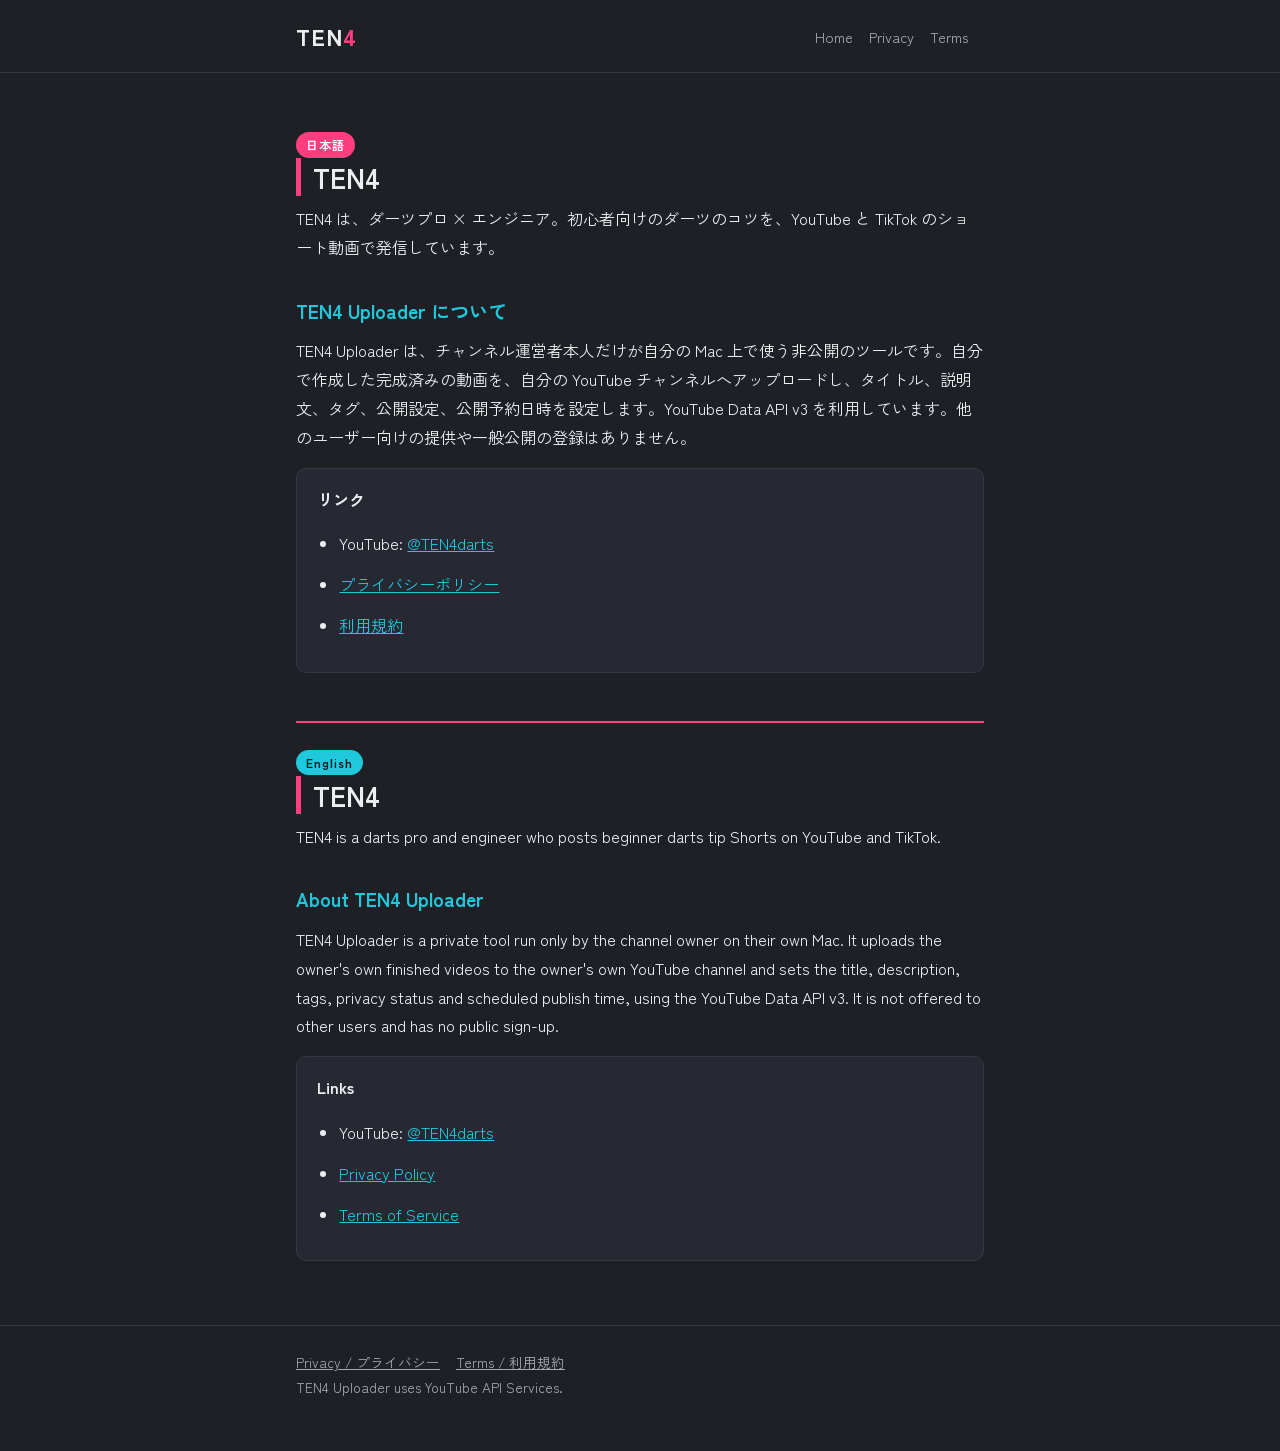
<file: index.html>
<!doctype html>
<html lang="ja">
<head>
<meta charset="utf-8">
<meta name="viewport" content="width=device-width, initial-scale=1">
<title>TEN4 | ダーツ × エンジニア</title>
<meta name="description" content="TEN4 is a darts pro and engineer posting beginner darts tip Shorts. TEN4 Uploader is a private upload tool for the owner's own channel.">
<link rel="preconnect" href="https://fonts.googleapis.com">
<link rel="preconnect" href="https://fonts.gstatic.com" crossorigin>
<link href="https://fonts.googleapis.com/css2?family=Zen+Kaku+Gothic+New:wght@400;700;900&display=swap" rel="stylesheet">
<link rel="stylesheet" href="style.css">
</head>
<body>
<header class="site"><div class="wrap">
  <a class="brand" href="index.html">TEN<span>4</span></a>
  <nav><a href="index.html">Home</a><a href="privacy.html">Privacy</a><a href="terms.html">Terms</a></nav>
</div></header>
<main><div class="wrap">

<section class="lang" lang="ja">
  <span class="tag">日本語</span>
  <h1>TEN4</h1>
  <p>TEN4 は、ダーツプロ × エンジニア。初心者向けのダーツのコツを、YouTube と TikTok のショート動画で発信しています。</p>

  <h2>TEN4 Uploader について</h2>
  <p>TEN4 Uploader は、チャンネル運営者本人だけが自分の Mac 上で使う非公開のツールです。自分で作成した完成済みの動画を、自分の YouTube チャンネルへアップロードし、タイトル、説明文、タグ、公開設定、公開予約日時を設定します。YouTube Data API v3 を利用しています。他のユーザー向けの提供や一般公開の登録はありません。</p>

  <div class="card">
    <p><strong>リンク</strong></p>
    <ul>
      <li>YouTube: <a href="https://www.youtube.com/@TEN4darts">@TEN4darts</a></li>
      <li><a href="privacy.html">プライバシーポリシー</a></li>
      <li><a href="terms.html">利用規約</a></li>
    </ul>
  </div>
</section>

<section class="lang en" lang="en">
  <span class="tag cyan">English</span>
  <h1>TEN4</h1>
  <p>TEN4 is a darts pro and engineer who posts beginner darts tip Shorts on YouTube and TikTok.</p>

  <h2>About TEN4 Uploader</h2>
  <p>TEN4 Uploader is a private tool run only by the channel owner on their own Mac. It uploads the owner's own finished videos to the owner's own YouTube channel and sets the title, description, tags, privacy status and scheduled publish time, using the YouTube Data API v3. It is not offered to other users and has no public sign-up.</p>

  <div class="card">
    <p><strong>Links</strong></p>
    <ul>
      <li>YouTube: <a href="https://www.youtube.com/@TEN4darts">@TEN4darts</a></li>
      <li><a href="privacy.html">Privacy Policy</a></li>
      <li><a href="terms.html">Terms of Service</a></li>
    </ul>
  </div>
</section>

</div></main>
<footer><div class="wrap">
  <a href="privacy.html">Privacy / プライバシー</a><a href="terms.html">Terms / 利用規約</a>
  <p>TEN4 Uploader uses YouTube API Services.</p>
</div></footer>
</body>
</html>
</file>
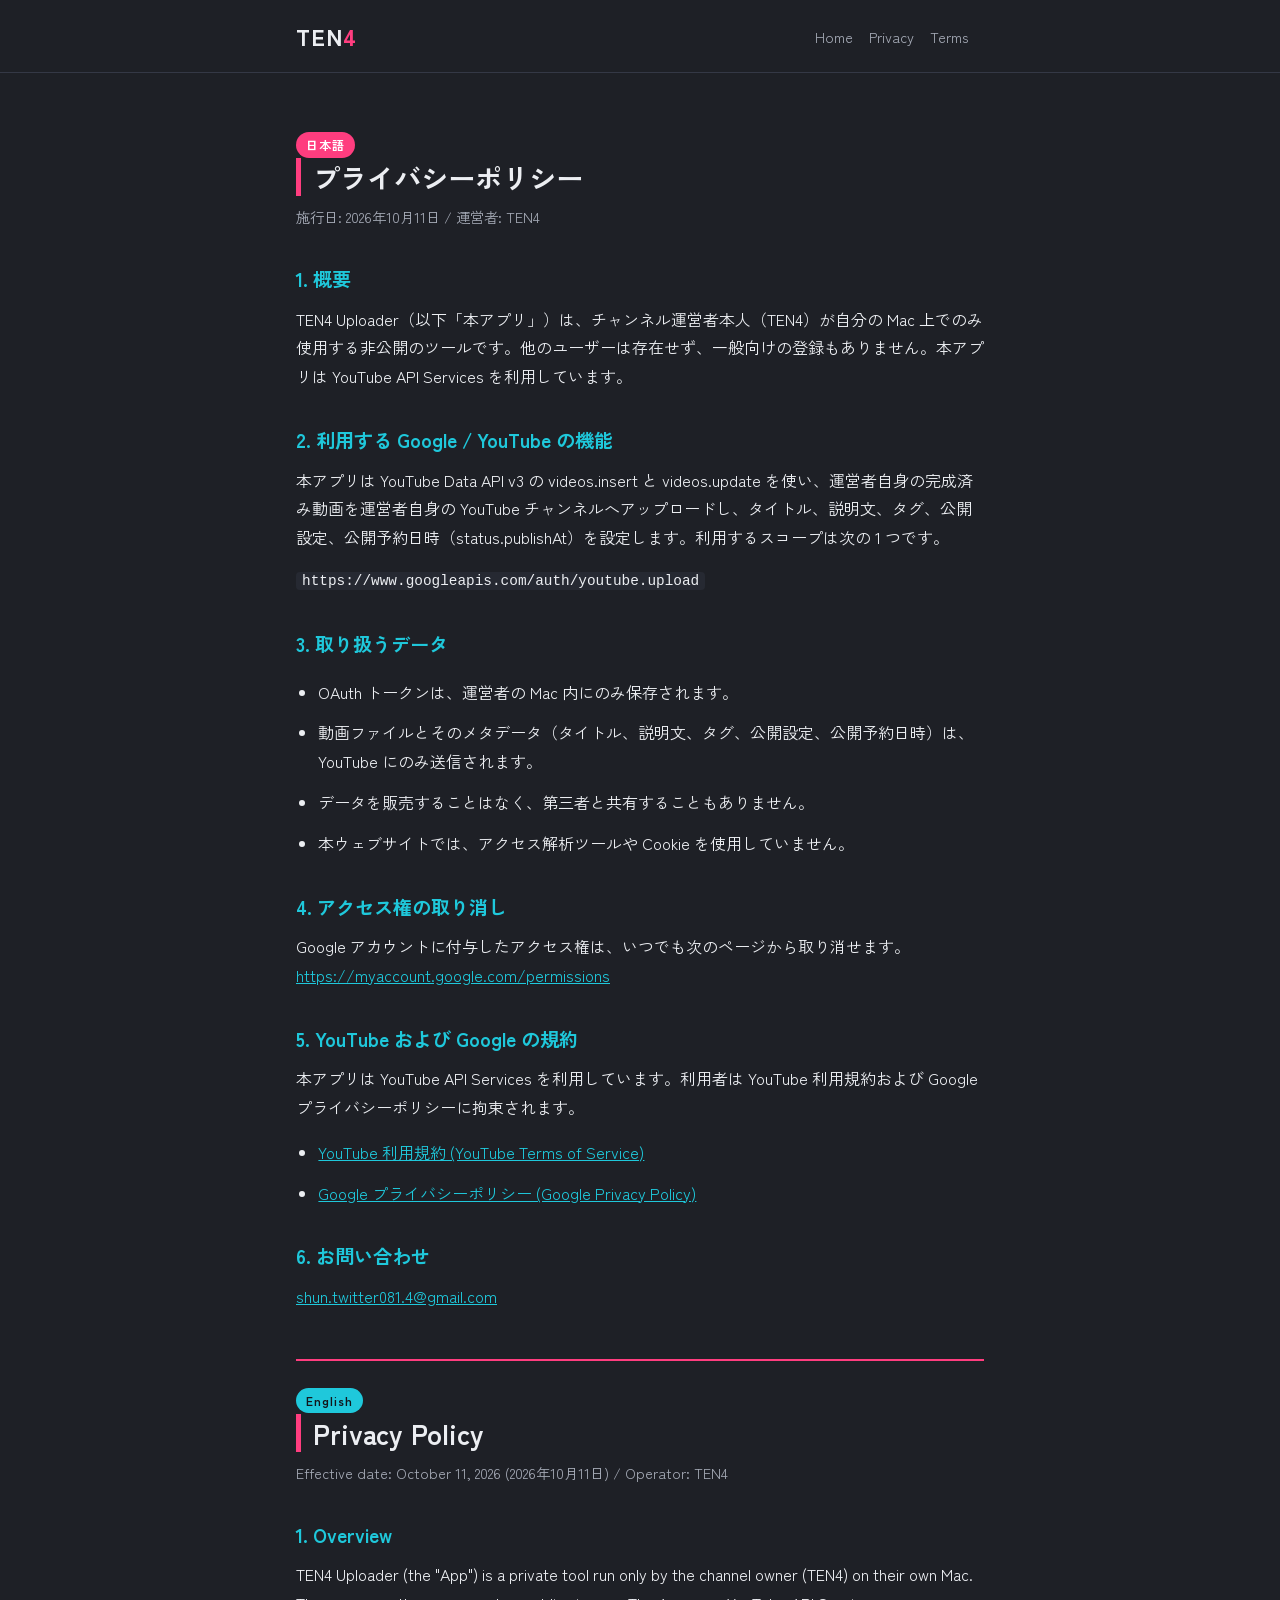
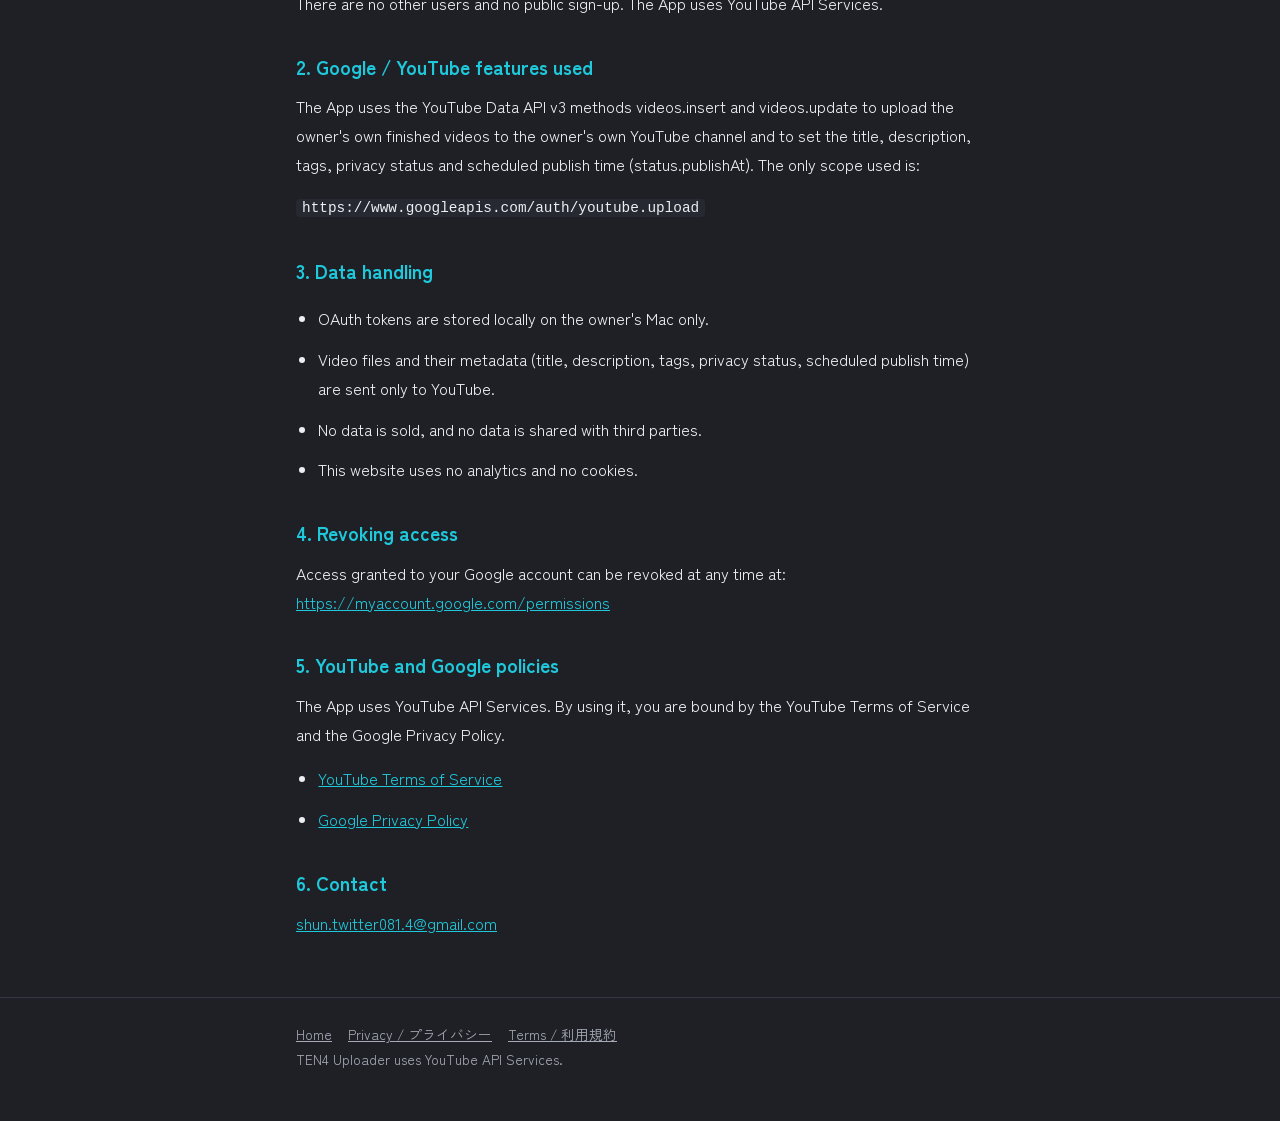
<file: privacy.html>
<!doctype html>
<html lang="ja">
<head>
<meta charset="utf-8">
<meta name="viewport" content="width=device-width, initial-scale=1">
<title>プライバシーポリシー / Privacy Policy | TEN4</title>
<meta name="description" content="Privacy Policy for TEN4 Uploader, a private YouTube upload tool.">
<link rel="preconnect" href="https://fonts.googleapis.com">
<link rel="preconnect" href="https://fonts.gstatic.com" crossorigin>
<link href="https://fonts.googleapis.com/css2?family=Zen+Kaku+Gothic+New:wght@400;700;900&display=swap" rel="stylesheet">
<link rel="stylesheet" href="style.css">
</head>
<body>
<header class="site"><div class="wrap">
  <a class="brand" href="index.html">TEN<span>4</span></a>
  <nav><a href="index.html">Home</a><a href="privacy.html">Privacy</a><a href="terms.html">Terms</a></nav>
</div></header>
<main><div class="wrap">

<section class="lang" lang="ja">
  <span class="tag">日本語</span>
  <h1>プライバシーポリシー</h1>
  <p class="meta">施行日: 2026年10月11日 / 運営者: TEN4</p>

  <h2>1. 概要</h2>
  <p>TEN4 Uploader（以下「本アプリ」）は、チャンネル運営者本人（TEN4）が自分の Mac 上でのみ使用する非公開のツールです。他のユーザーは存在せず、一般向けの登録もありません。本アプリは YouTube API Services を利用しています。</p>

  <h2>2. 利用する Google / YouTube の機能</h2>
  <p>本アプリは YouTube Data API v3 の videos.insert と videos.update を使い、運営者自身の完成済み動画を運営者自身の YouTube チャンネルへアップロードし、タイトル、説明文、タグ、公開設定、公開予約日時（status.publishAt）を設定します。利用するスコープは次の 1 つです。</p>
  <p><code>https://www.googleapis.com/auth/youtube.upload</code></p>

  <h2>3. 取り扱うデータ</h2>
  <ul>
    <li>OAuth トークンは、運営者の Mac 内にのみ保存されます。</li>
    <li>動画ファイルとそのメタデータ（タイトル、説明文、タグ、公開設定、公開予約日時）は、YouTube にのみ送信されます。</li>
    <li>データを販売することはなく、第三者と共有することもありません。</li>
    <li>本ウェブサイトでは、アクセス解析ツールや Cookie を使用していません。</li>
  </ul>

  <h2>4. アクセス権の取り消し</h2>
  <p>Google アカウントに付与したアクセス権は、いつでも次のページから取り消せます。<br><a href="https://myaccount.google.com/permissions">https://myaccount.google.com/permissions</a></p>

  <h2>5. YouTube および Google の規約</h2>
  <p>本アプリは YouTube API Services を利用しています。利用者は YouTube 利用規約および Google プライバシーポリシーに拘束されます。</p>
  <ul>
    <li><a href="https://www.youtube.com/t/terms">YouTube 利用規約 (YouTube Terms of Service)</a></li>
    <li><a href="https://policies.google.com/privacy">Google プライバシーポリシー (Google Privacy Policy)</a></li>
  </ul>

  <h2>6. お問い合わせ</h2>
  <p><a href="mailto:shun.twitter081.4@gmail.com">shun.twitter081.4@gmail.com</a></p>
</section>

<section class="lang en" lang="en">
  <span class="tag cyan">English</span>
  <h1>Privacy Policy</h1>
  <p class="meta">Effective date: October 11, 2026 (2026年10月11日) / Operator: TEN4</p>

  <h2>1. Overview</h2>
  <p>TEN4 Uploader (the "App") is a private tool run only by the channel owner (TEN4) on their own Mac. There are no other users and no public sign-up. The App uses YouTube API Services.</p>

  <h2>2. Google / YouTube features used</h2>
  <p>The App uses the YouTube Data API v3 methods videos.insert and videos.update to upload the owner's own finished videos to the owner's own YouTube channel and to set the title, description, tags, privacy status and scheduled publish time (status.publishAt). The only scope used is:</p>
  <p><code>https://www.googleapis.com/auth/youtube.upload</code></p>

  <h2>3. Data handling</h2>
  <ul>
    <li>OAuth tokens are stored locally on the owner's Mac only.</li>
    <li>Video files and their metadata (title, description, tags, privacy status, scheduled publish time) are sent only to YouTube.</li>
    <li>No data is sold, and no data is shared with third parties.</li>
    <li>This website uses no analytics and no cookies.</li>
  </ul>

  <h2>4. Revoking access</h2>
  <p>Access granted to your Google account can be revoked at any time at:<br><a href="https://myaccount.google.com/permissions">https://myaccount.google.com/permissions</a></p>

  <h2>5. YouTube and Google policies</h2>
  <p>The App uses YouTube API Services. By using it, you are bound by the YouTube Terms of Service and the Google Privacy Policy.</p>
  <ul>
    <li><a href="https://www.youtube.com/t/terms">YouTube Terms of Service</a></li>
    <li><a href="https://policies.google.com/privacy">Google Privacy Policy</a></li>
  </ul>

  <h2>6. Contact</h2>
  <p><a href="mailto:shun.twitter081.4@gmail.com">shun.twitter081.4@gmail.com</a></p>
</section>

</div></main>
<footer><div class="wrap">
  <a href="index.html">Home</a><a href="privacy.html">Privacy / プライバシー</a><a href="terms.html">Terms / 利用規約</a>
  <p>TEN4 Uploader uses YouTube API Services.</p>
</div></footer>
</body>
</html>
</file>
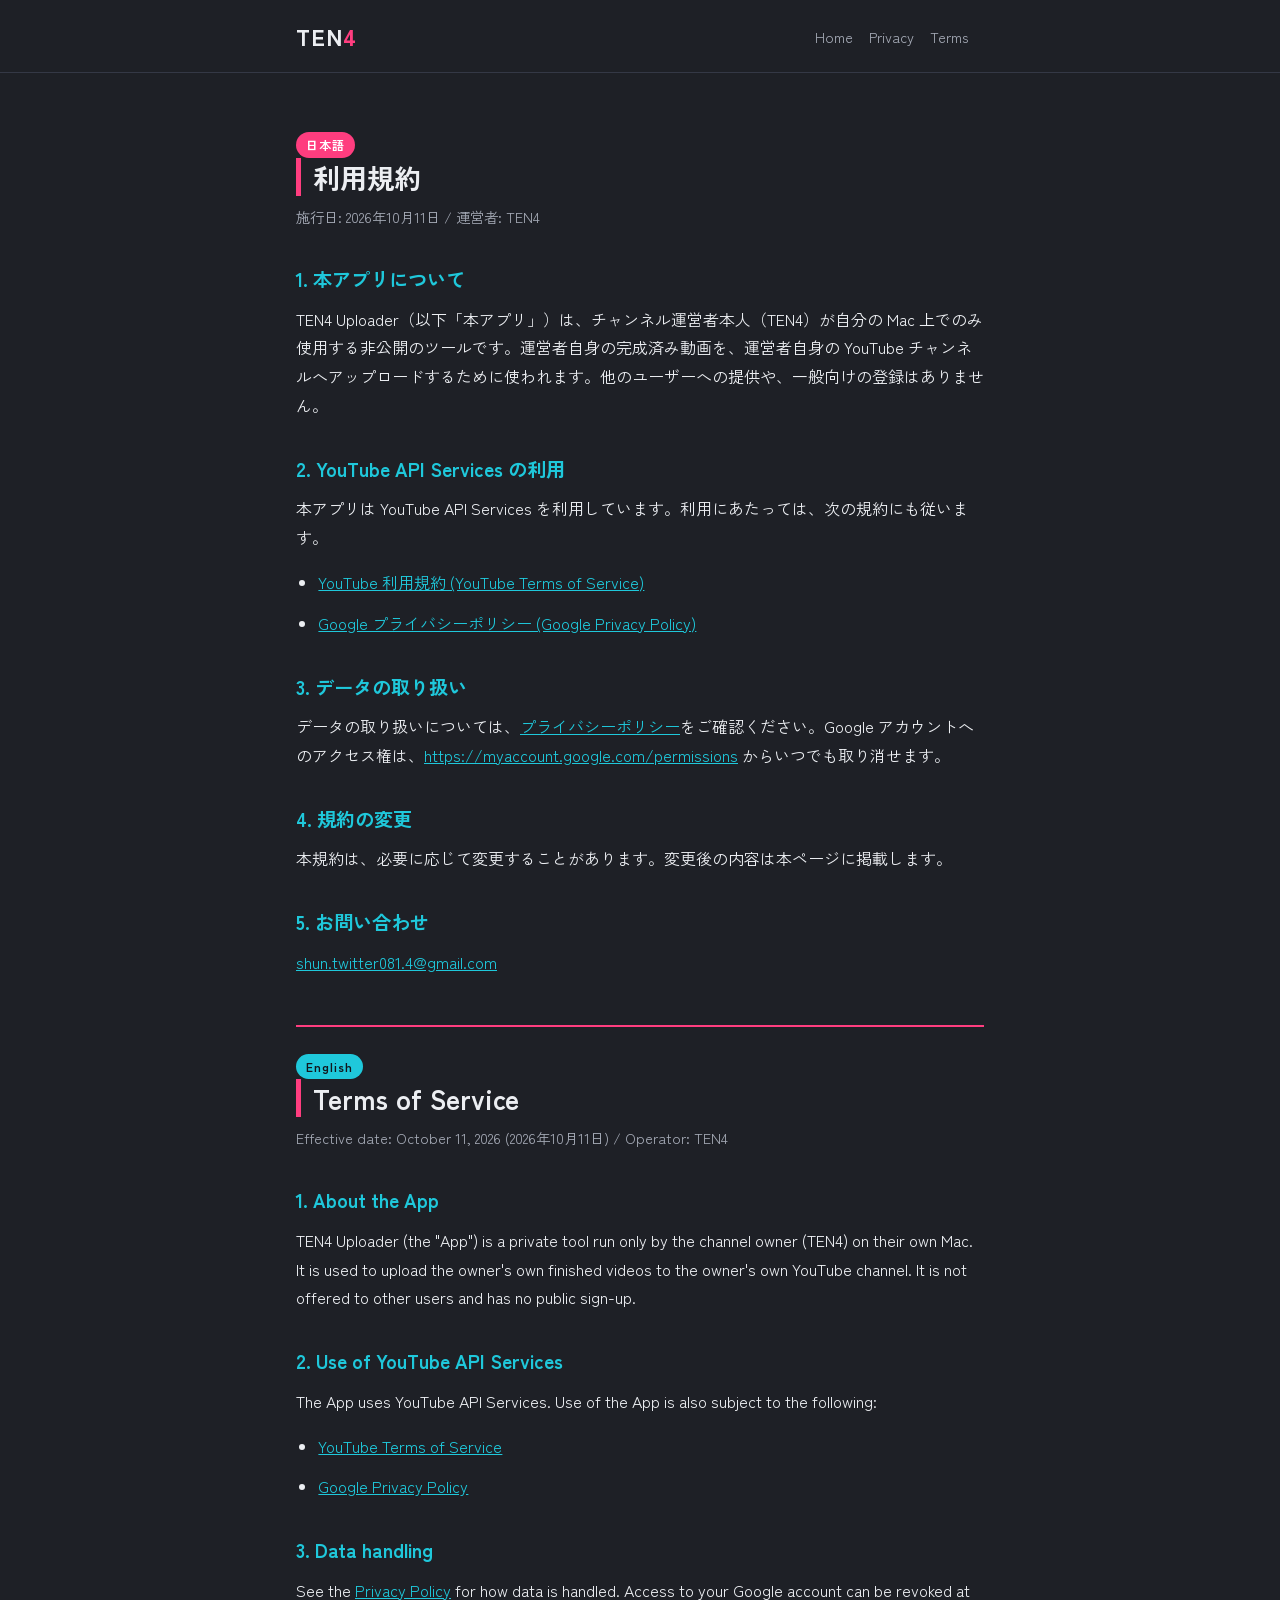
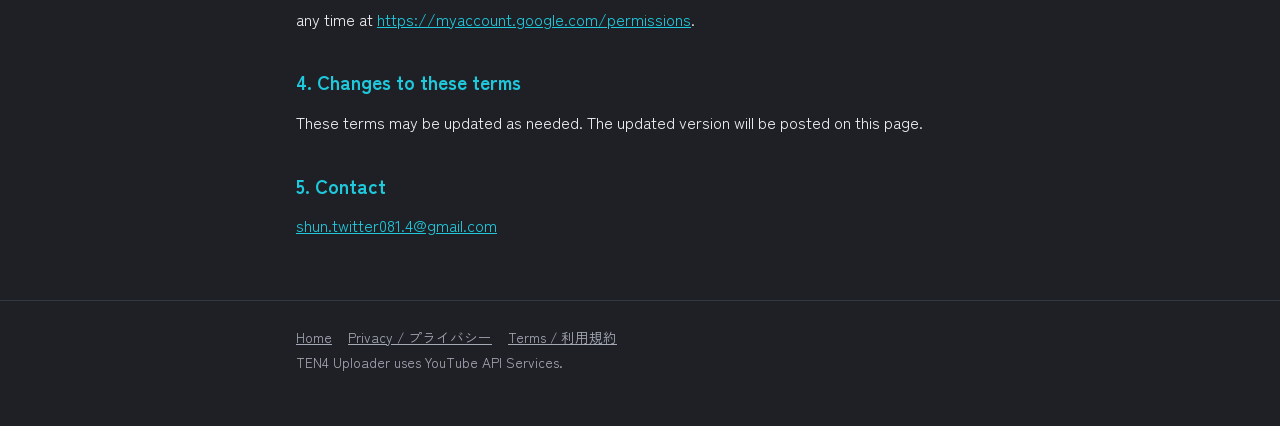
<file: terms.html>
<!doctype html>
<html lang="ja">
<head>
<meta charset="utf-8">
<meta name="viewport" content="width=device-width, initial-scale=1">
<title>利用規約 / Terms of Service | TEN4</title>
<meta name="description" content="Terms of Service for TEN4 Uploader, a private YouTube upload tool.">
<link rel="preconnect" href="https://fonts.googleapis.com">
<link rel="preconnect" href="https://fonts.gstatic.com" crossorigin>
<link href="https://fonts.googleapis.com/css2?family=Zen+Kaku+Gothic+New:wght@400;700;900&display=swap" rel="stylesheet">
<link rel="stylesheet" href="style.css">
</head>
<body>
<header class="site"><div class="wrap">
  <a class="brand" href="index.html">TEN<span>4</span></a>
  <nav><a href="index.html">Home</a><a href="privacy.html">Privacy</a><a href="terms.html">Terms</a></nav>
</div></header>
<main><div class="wrap">

<section class="lang" lang="ja">
  <span class="tag">日本語</span>
  <h1>利用規約</h1>
  <p class="meta">施行日: 2026年10月11日 / 運営者: TEN4</p>

  <h2>1. 本アプリについて</h2>
  <p>TEN4 Uploader（以下「本アプリ」）は、チャンネル運営者本人（TEN4）が自分の Mac 上でのみ使用する非公開のツールです。運営者自身の完成済み動画を、運営者自身の YouTube チャンネルへアップロードするために使われます。他のユーザーへの提供や、一般向けの登録はありません。</p>

  <h2>2. YouTube API Services の利用</h2>
  <p>本アプリは YouTube API Services を利用しています。利用にあたっては、次の規約にも従います。</p>
  <ul>
    <li><a href="https://www.youtube.com/t/terms">YouTube 利用規約 (YouTube Terms of Service)</a></li>
    <li><a href="https://policies.google.com/privacy">Google プライバシーポリシー (Google Privacy Policy)</a></li>
  </ul>

  <h2>3. データの取り扱い</h2>
  <p>データの取り扱いについては、<a href="privacy.html">プライバシーポリシー</a>をご確認ください。Google アカウントへのアクセス権は、<a href="https://myaccount.google.com/permissions">https://myaccount.google.com/permissions</a> からいつでも取り消せます。</p>

  <h2>4. 規約の変更</h2>
  <p>本規約は、必要に応じて変更することがあります。変更後の内容は本ページに掲載します。</p>

  <h2>5. お問い合わせ</h2>
  <p><a href="mailto:shun.twitter081.4@gmail.com">shun.twitter081.4@gmail.com</a></p>
</section>

<section class="lang en" lang="en">
  <span class="tag cyan">English</span>
  <h1>Terms of Service</h1>
  <p class="meta">Effective date: October 11, 2026 (2026年10月11日) / Operator: TEN4</p>

  <h2>1. About the App</h2>
  <p>TEN4 Uploader (the "App") is a private tool run only by the channel owner (TEN4) on their own Mac. It is used to upload the owner's own finished videos to the owner's own YouTube channel. It is not offered to other users and has no public sign-up.</p>

  <h2>2. Use of YouTube API Services</h2>
  <p>The App uses YouTube API Services. Use of the App is also subject to the following:</p>
  <ul>
    <li><a href="https://www.youtube.com/t/terms">YouTube Terms of Service</a></li>
    <li><a href="https://policies.google.com/privacy">Google Privacy Policy</a></li>
  </ul>

  <h2>3. Data handling</h2>
  <p>See the <a href="privacy.html">Privacy Policy</a> for how data is handled. Access to your Google account can be revoked at any time at <a href="https://myaccount.google.com/permissions">https://myaccount.google.com/permissions</a>.</p>

  <h2>4. Changes to these terms</h2>
  <p>These terms may be updated as needed. The updated version will be posted on this page.</p>

  <h2>5. Contact</h2>
  <p><a href="mailto:shun.twitter081.4@gmail.com">shun.twitter081.4@gmail.com</a></p>
</section>

</div></main>
<footer><div class="wrap">
  <a href="index.html">Home</a><a href="privacy.html">Privacy / プライバシー</a><a href="terms.html">Terms / 利用規約</a>
  <p>TEN4 Uploader uses YouTube API Services.</p>
</div></footer>
</body>
</html>
</file>
<file: style.css>
:root {
  --bg: #1E2026;
  --panel: #262932;
  --text: #ECEEF2;
  --muted: #A5AAB6;
  --pink: #FF3D7F;
  --cyan: #1FC8DB;
  --line: #343845;
}
* { box-sizing: border-box; }
html { -webkit-text-size-adjust: 100%; }
body {
  margin: 0;
  background: var(--bg);
  color: var(--text);
  font-family: "Zen Kaku Gothic New", "Hiragino Sans", "Yu Gothic", sans-serif;
  font-size: 16px;
  line-height: 1.8;
}
.wrap { max-width: 720px; margin: 0 auto; padding: 0 16px; }
header.site { border-bottom: 1px solid var(--line); padding: 16px 0; }
header.site .wrap { display: flex; flex-wrap: wrap; gap: 8px 20px; align-items: center; justify-content: space-between; }
.brand { font-weight: 900; font-size: 1.4rem; letter-spacing: 0.08em; color: var(--text); text-decoration: none; }
.brand span { color: var(--pink); }
nav a { color: var(--muted); text-decoration: none; margin-right: 16px; font-size: 0.9rem; }
nav a:hover { color: var(--cyan); }
main { padding: 32px 0 48px; }
h1 { font-size: 1.7rem; line-height: 1.4; margin: 0 0 8px; border-left: 5px solid var(--pink); padding-left: 12px; }
h2 { font-size: 1.2rem; margin: 32px 0 8px; color: var(--cyan); }
p, li { margin: 0 0 12px; }
ul { padding-left: 1.4em; }
a { color: var(--cyan); }
a:hover { color: var(--pink); }
.meta { color: var(--muted); font-size: 0.9rem; margin-bottom: 24px; }
section.lang { margin-top: 24px; }
section.en { margin-top: 48px; padding-top: 24px; border-top: 2px solid var(--pink); }
.card { background: var(--panel); border: 1px solid var(--line); border-radius: 10px; padding: 16px 20px; margin: 16px 0; }
.tag { display: inline-block; background: var(--pink); color: #fff; font-weight: 700; font-size: 0.75rem; padding: 2px 10px; border-radius: 999px; letter-spacing: 0.08em; }
.tag.cyan { background: var(--cyan); color: #12161c; }
code { background: var(--panel); padding: 1px 6px; border-radius: 4px; font-size: 0.9em; word-break: break-all; }
footer { border-top: 1px solid var(--line); padding: 24px 0 40px; color: var(--muted); font-size: 0.85rem; }
footer a { color: var(--muted); margin-right: 16px; }
footer a:hover { color: var(--cyan); }
@media (max-width: 480px) {
  h1 { font-size: 1.4rem; }
  body { font-size: 15.5px; }
}
</file>
